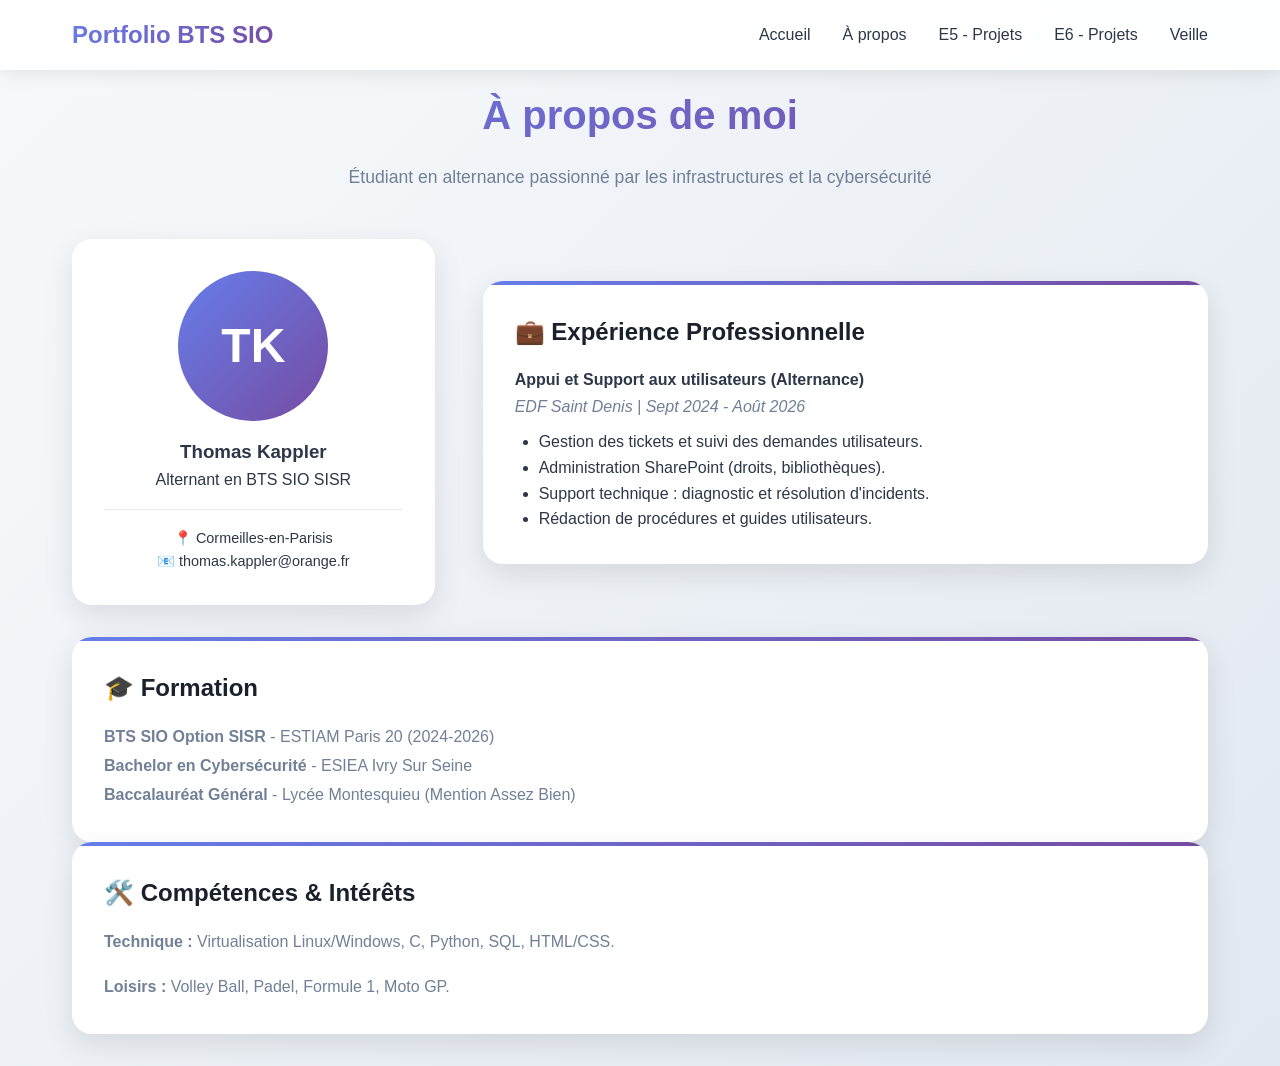
<file: about.html>
<!DOCTYPE html>
<html lang="fr">
<head>
    <meta charset="UTF-8">
    <meta name="viewport" content="width=device-width, initial-scale=1.0">
    <title>À propos - Thomas Kappler</title>
    <link rel="stylesheet" href="styles.css">
</head>
<body>
    <nav class="navbar">
        <div class="nav-container">
            <div class="logo">Portfolio BTS SIO</div>
            <ul class="nav-menu">
                <li><a href="index.html" class="nav-link">Accueil</a></li>
                <li><a href="about.html" class="nav-link active">À propos</a></li>
                <li><a href="e5.html" class="nav-link">E5 - Projets</a></li>
                <li><a href="e6.html" class="nav-link">E6 - Projets</a></li>
                <li><a href="veille.html" class="nav-link">Veille</a></li>
            </ul>
        </div>
    </nav>
	<br>
	<br>
    <div class="container">
        <div class="section-header">
            <h2>À propos de moi</h2>
            <p>Étudiant en alternance passionné par les infrastructures et la cybersécurité</p>
        </div>

        <div class="about-content">
            <div class="profile-card">
                <div class="profile-img">TK</div>
                <h3>Thomas Kappler</h3>
                <p>Alternant en BTS SIO SISR</p>
                <hr style="margin: 1rem 0; opacity: 0.2;">
                <p style="font-size: 0.9rem;">📍 Cormeilles-en-Parisis</p>
                <p style="font-size: 0.9rem;">📧 thomas.kappler@orange.fr</p>
            </div>

            <div class="card">
                <h3>💼 Expérience Professionnelle</h3>
                <div style="margin-top: 1rem;">
                    <h4>Appui et Support aux utilisateurs (Alternance)</h4>
                    <p><em>EDF Saint Denis | Sept 2024 - Août 2026</em></p>
                    <ul style="margin-left: 1.5rem; margin-top: 0.5rem;">
                        <li>Gestion des tickets et suivi des demandes utilisateurs.</li>
                        <li>Administration SharePoint (droits, bibliothèques).</li>
                        <li>Support technique : diagnostic et résolution d'incidents.</li>
                        <li>Rédaction de procédures et guides utilisateurs.</li>
                    </ul>
                </div>
            </div>
        </div>

        <div class="card">
            <h3>🎓 Formation</h3>
            <p><strong>BTS SIO Option SISR</strong> - ESTIAM Paris 20 (2024-2026)</p>
            <p><strong>Bachelor en Cybersécurité</strong> - ESIEA Ivry Sur Seine</p>
            <p><strong>Baccalauréat Général</strong> - Lycée Montesquieu (Mention Assez Bien)</p>
        </div>

        <div class="card">
            <h3>🛠️ Compétences & Intérêts</h3>
            <p><strong>Technique :</strong> Virtualisation Linux/Windows, C, Python, SQL, HTML/CSS.</p>
            <p style="margin-top: 1rem;"><strong>Loisirs :</strong> Volley Ball, Padel, Formule 1, Moto GP.</p>
        </div>
    </div>
</body>
</html>
</file>
<file: styles.css>
* {
    margin: 0;
    padding: 0;
    box-sizing: border-box;
}

:root {
    --primary: #667eea;
    --primary-dark: #5a67d8;
    --secondary: #764ba2;
    --accent: #f093fb;
    --dark: #1a202c;
    --gray: #2d3748;
    --light-gray: #f7fafc;
    --text: #2d3748;
    --text-light: #718096;
    --white: #ffffff;
}

body {
    font-family: 'Segoe UI', Tahoma, Geneva, Verdana, sans-serif;
    line-height: 1.6;
    color: var(--text);
    background: linear-gradient(135deg, var(--light-gray) 0%, #e2e8f0 100%);
}

/* Navigation */
.navbar {
    position: absolute;
    top: 0;
    width: 100%;
    background: rgba(255, 255, 255, 0.95);
    backdrop-filter: blur(10px);
    z-index: 1000;
    padding: 1rem 0;
    box-shadow: 0 2px 20px rgba(0, 0, 0, 0.1);
    transition: all 0.3s ease;
}

.nav-container {
    max-width: 1200px;
    margin: 0 auto;
    display: flex;
    justify-content: space-between;
    align-items: center;
    padding: 0 2rem;
}

.logo {
    font-size: 1.5rem;
    font-weight: bold;
    background: linear-gradient(135deg, var(--primary), var(--secondary));
    -webkit-background-clip: text;
    -webkit-text-fill-color: transparent;
    background-clip: text;
}

.nav-menu {
    display: flex;
    list-style: none;
    gap: 2rem;
}

.nav-link {
    text-decoration: none;
    color: var(--text);
    font-weight: 500;
    transition: all 0.3s ease;
    position: relative;
}

.nav-link:hover {
    color: var(--primary);
    transform: translateY(-2px);
}

.nav-link::after {
    content: '';
    position: absolute;
    bottom: -5px;
    left: 0;
    width: 0;
    height: 2px;
    background: linear-gradient(135deg, var(--primary), var(--secondary));
    transition: width 0.3s ease;
}

.nav-link:hover::after {
    width: 100%;
}

/* Pages */
.page {
    display: none;
    min-height: 100vh;
    padding-top: 80px;
}

.page.active {
    display: block;
}

.container {
    max-width: 1200px;
    margin: 0 auto;
    padding: 2rem;
}

/* Home Page */
.hero {
    text-align: center;
    padding: 4rem 0;
    background: linear-gradient(135deg, var(--primary), var(--secondary));
    color: white;
    margin: -80px -2rem 4rem -2rem;
    position: relative;
    overflow: hidden;
}

.hero::before {
    content: '';
    position: absolute;
    top: 0;
    left: 0;
    right: 0;
    bottom: 0;
    background: url('data:image/svg+xml,<svg xmlns="http://www.w3.org/2000/svg" viewBox="0 0 100 100"><defs><pattern id="grid" width="10" height="10" patternUnits="userSpaceOnUse"><path d="M 10 0 L 0 0 0 10" fill="none" stroke="rgba(255,255,255,0.1)" stroke-width="0.5"/></pattern></defs><rect width="100" height="100" fill="url(%23grid)"/></svg>');
    opacity: 0.3;
}

.hero-content {
    position: relative;
    z-index: 1;
    padding-top: 80px;
}

.hero h1 {
    font-size: 3.5rem;
    margin-bottom: 1rem;
    font-weight: 700;
    text-shadow: 2px 2px 4px rgba(0, 0, 0, 0.3);
}

.hero p {
    font-size: 1.2rem;
    opacity: 0.9;
    margin-bottom: 2rem;
}

.cta-button {
    display: inline-block;
    padding: 1rem 2rem;
    background: rgba(255, 255, 255, 0.2);
    color: white;
    text-decoration: none;
    border-radius: 50px;
    font-weight: 600;
    transition: all 0.3s ease;
    backdrop-filter: blur(10px);
    border: 2px solid rgba(255, 255, 255, 0.3);
}

.cta-button:hover {
    background: rgba(255, 255, 255, 0.3);
    transform: translateY(-3px);
    box-shadow: 0 10px 30px rgba(0, 0, 0, 0.2);
}

/* Cards */
.card-grid {
    display: grid;
    grid-template-columns: repeat(auto-fit, minmax(300px, 1fr));
    gap: 2rem;
    margin: 2rem 0;
}

.card {
    background: white;
    border-radius: 20px;
    padding: 2rem;
    box-shadow: 0 10px 30px rgba(0, 0, 0, 0.1);
    transition: all 0.3s ease;
    position: relative;
    overflow: hidden;
}

.card::before {
    content: '';
    position: absolute;
    top: 0;
    left: 0;
    right: 0;
    height: 4px;
    background: linear-gradient(135deg, var(--primary), var(--secondary));
}

.card:hover {
    transform: translateY(-10px);
    box-shadow: 0 20px 40px rgba(0, 0, 0, 0.15);
}

/* Clickable cards styling */
.clickable-card {
    cursor: pointer;
    user-select: none;
}

.clickable-card:hover {
    transform: translateY(-10px) scale(1.02);
    box-shadow: 0 25px 50px rgba(0, 0, 0, 0.2);
}

.clickable-card:active {
    transform: translateY(-5px) scale(1.01);
    transition: all 0.1s ease;
}

.card h3 {
    font-size: 1.5rem;
    margin-bottom: 1rem;
    color: var(--dark);
}

.card p {
    color: var(--text-light);
    line-height: 1.8;
}

/* Section Headers */
.section-header {
    text-align: center;
    margin-bottom: 3rem;
}

.section-header h2 {
    font-size: 2.5rem;
    margin-bottom: 1rem;
    background: linear-gradient(135deg, var(--primary), var(--secondary));
    -webkit-background-clip: text;
    -webkit-text-fill-color: transparent;
    background-clip: text;
}

.section-header p {
    font-size: 1.1rem;
    color: var(--text-light);
    max-width: 600px;
    margin: 0 auto;
}

/* Project Cards */
.project-card {
    background: white;
    border-radius: 15px;
    overflow: hidden;
    box-shadow: 0 10px 30px rgba(0, 0, 0, 0.1);
    transition: all 0.3s ease;
    margin-bottom: 2rem;
}

.project-card:hover {
    transform: translateY(-5px);
    box-shadow: 0 20px 40px rgba(0, 0, 0, 0.15);
}

.project-header {
    background: linear-gradient(135deg, var(--primary), var(--secondary));
    color: white;
    padding: 1.5rem;
}

.project-content {
    padding: 2rem;
}

.tech-stack {
    display: flex;
    flex-wrap: wrap;
    gap: 0.5rem;
    margin-top: 1rem;
}

.tech-tag {
    background: linear-gradient(135deg, var(--primary), var(--secondary));
    color: white;
    padding: 0.3rem 0.8rem;
    border-radius: 20px;
    font-size: 0.8rem;
    font-weight: 500;
}

/* About Section */
.about-content {
    display: grid;
    grid-template-columns: 1fr 2fr;
    gap: 3rem;
    align-items: center;
    margin: 2rem 0;
}

.profile-card {
    background: white;
    border-radius: 20px;
    padding: 2rem;
    text-align: center;
    box-shadow: 0 10px 30px rgba(0, 0, 0, 0.1);
}

.profile-img {
    width: 150px;
    height: 150px;
    border-radius: 50%;
    background: linear-gradient(135deg, var(--primary), var(--secondary));
    margin: 0 auto 1rem;
    display: flex;
    align-items: center;
    justify-content: center;
    font-size: 3rem;
    color: white;
    font-weight: bold;
}

/* Veille Section */
.veille-method {
    background: white;
    border-radius: 15px;
    padding: 2rem;
    margin: 2rem 0;
    box-shadow: 0 10px 30px rgba(0, 0, 0, 0.1);
}

.method-step {
    display: flex;
    align-items: center;
    margin: 1.5rem 0;
    padding: 1rem;
    border-radius: 10px;
    background: var(--light-gray);
}

.step-number {
    background: linear-gradient(135deg, var(--primary), var(--secondary));
    color: white;
    width: 40px;
    height: 40px;
    border-radius: 50%;
    display: flex;
    align-items: center;
    justify-content: center;
    font-weight: bold;
    margin-right: 1rem;
    flex-shrink: 0;
}

/* Mobile Navigation */
.nav-toggle {
    display: none;
    flex-direction: column;
    cursor: pointer;
    padding: 0.5rem;
}

.nav-toggle span {
    width: 25px;
    height: 3px;
    background: var(--text);
    margin: 3px 0;
    transition: 0.3s;
    border-radius: 2px;
}

.nav-toggle.active span:nth-child(1) {
    transform: rotate(-45deg) translate(-5px, 6px);
}

.nav-toggle.active span:nth-child(2) {
    opacity: 0;
}

.nav-toggle.active span:nth-child(3) {
    transform: rotate(45deg) translate(-5px, -6px);
}

/* Responsive */
@media (max-width: 768px) {
    .nav-container {
        padding: 0 1rem;
    }

    .nav-toggle {
        display: flex;
    }

    .nav-menu {
        position: fixed;
        top: 70px;
        left: -100%;
        width: 100%;
        height: calc(100vh - 70px);
        background: rgba(255, 255, 255, 0.98);
        backdrop-filter: blur(10px);
        flex-direction: column;
        justify-content: flex-start;
        align-items: center;
        padding-top: 2rem;
        gap: 2rem;
        transition: left 0.3s ease;
        box-shadow: 0 5px 20px rgba(0, 0, 0, 0.1);
    }

    .nav-menu.active {
        left: 0;
    }

    .nav-link {
        font-size: 1.2rem;
        padding: 1rem;
        border-radius: 10px;
        width: 80%;
        text-align: center;
        background: rgba(102, 126, 234, 0.1);
    }

    .container {
        padding: 1rem;
    }

    .hero {
        margin: -80px -1rem 2rem -1rem;
        padding: 2rem 0;
    }

    .hero h1 {
        font-size: 2.2rem;
        margin-bottom: 0.5rem;
    }

    .hero p {
        font-size: 1rem;
        margin-bottom: 1.5rem;
        padding: 0 1rem;
    }

    .hero-content {
        padding-top: 60px;
    }

    .cta-button {
        padding: 0.8rem 1.5rem;
        font-size: 0.9rem;
    }

    .about-content {
        grid-template-columns: 1fr;
        text-align: center;
        gap: 2rem;
    }

    .profile-img {
        width: 120px;
        height: 120px;
        font-size: 2.5rem;
    }

    .card-grid {
        grid-template-columns: 1fr;
        gap: 1.5rem;
    }

    .card {
        padding: 1.5rem;
    }

    .card h3 {
        font-size: 1.3rem;
    }

    .section-header h2 {
        font-size: 2rem;
    }

    .section-header p {
        font-size: 1rem;
        padding: 0 1rem;
    }

    .project-card {
        margin-bottom: 1.5rem;
    }

    .project-header {
        padding: 1.2rem;
    }

    .project-header h3 {
        font-size: 1.3rem;
    }

    .project-content {
        padding: 1.5rem;
    }

    .project-content p {
        font-size: 0.95rem;
    }

    .project-content ul {
        margin-left: 1.5rem;
    }

    .tech-stack {
        gap: 0.3rem;
    }

    .tech-tag {
        font-size: 0.75rem;
        padding: 0.25rem 0.6rem;
    }

    .veille-method {
        padding: 1.5rem;
        margin: 1.5rem 0;
    }

    .method-step {
        flex-direction: column;
        text-align: center;
        padding: 1rem;
        margin: 1rem 0;
    }

    .step-number {
        margin-right: 0;
        margin-bottom: 1rem;
    }

    .method-step h4 {
        font-size: 1.1rem;
        margin-bottom: 0.5rem;
    }

    .method-step p {
        font-size: 0.9rem;
    }
}

/* Extra small screens */
@media (max-width: 480px) {
    .hero h1 {
        font-size: 1.8rem;
    }

    .logo {
        font-size: 1.3rem;
    }

    .nav-link {
        font-size: 1.1rem;
    }

    .section-header h2 {
        font-size: 1.8rem;
    }

    .card {
        padding: 1.2rem;
    }

    .project-content {
        padding: 1.2rem;
    }

    .about-content {
        gap: 1.5rem;
    }

    .profile-img {
        width: 100px;
        height: 100px;
        font-size: 2rem;
    }
}

/* Animations */
@keyframes fadeInUp {
    from {
        opacity: 0;
        transform: translateY(30px);
    }
    to {
        opacity: 1;
        transform: translateY(0);
    }
}

.fade-in {
    animation: fadeInUp 0.6s ease forwards;
}
</file>
